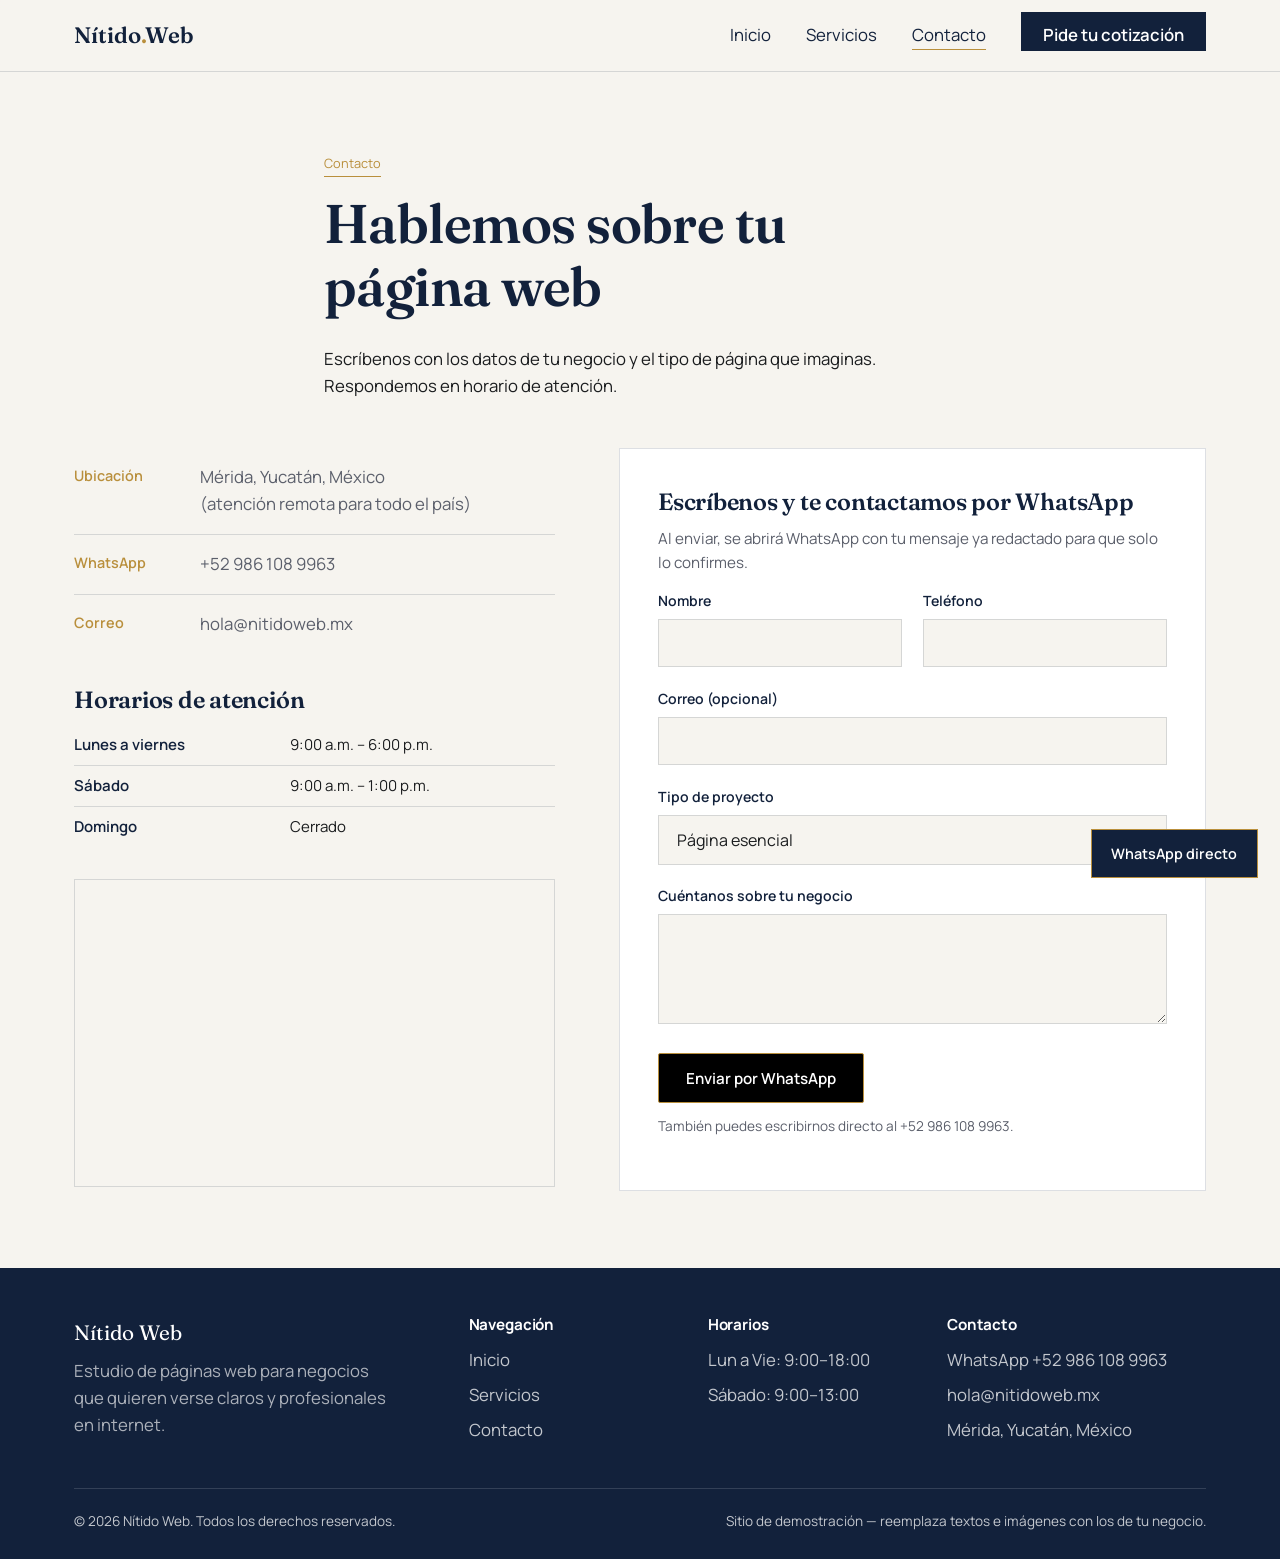
<file: contacto.html>
<!DOCTYPE html>
<html lang="es">
<head>
<meta charset="UTF-8">
<meta name="viewport" content="width=device-width, initial-scale=1.0">
<title>Contacto — Nítido Web</title>
<meta name="description" content="Escríbenos para tu página web: ubicación, horarios de atención y formulario de contacto directo a WhatsApp.">
<link rel="preconnect" href="https://fonts.googleapis.com">
<link href="https://fonts.googleapis.com/css2?family=Fraunces:wght@500;600;700&family=Manrope:wght@400;600;700&display=swap" rel="stylesheet">
<link rel="stylesheet" href="css/styles.css">
</head>
<body>

<header class="site-header">
  <nav class="nav">
    <a href="index.html" class="brand">Nítido<span>.</span>Web</a>
    <button class="nav-toggle" aria-label="Abrir menú" aria-expanded="false">
      <span></span><span></span><span></span>
    </button>
    <ul class="nav-links">
      <li><a href="index.html">Inicio</a></li>
      <li><a href="servicios.html">Servicios</a></li>
      <li><a href="contacto.html" aria-current="page">Contacto</a></li>
      <li><a href="contacto.html" class="nav-cta">Pide tu cotización</a></li>
    </ul>
  </nav>
</header>

<main>

  <section class="section" style="padding-bottom:1rem;">
    <div class="container" style="max-width:680px;">
      <span class="eyebrow">Contacto</span>
      <h1>Hablemos sobre tu página web</h1>
      <p>Escríbenos con los datos de tu negocio y el tipo de página que imaginas. Respondemos en horario de atención.</p>
    </div>
  </section>

  <section class="section" style="padding-top:1rem;">
    <div class="container contact-grid">

      <!-- Información -->
      <div>
        <dl class="info-list">
          <li>
            <dt>Ubicación</dt>
            <dd>Mérida, Yucatán, México<br>(atención remota para todo el país)</dd>
          </li>
          <li>
            <dt>WhatsApp</dt>
            <dd><a href="https://wa.me/529861089963" target="_blank" rel="noopener">+52 986 108 9963</a></dd>
          </li>
          <li>
            <dt>Correo</dt>
            <dd><a href="mailto:hola@nitidoweb.mx">hola@nitidoweb.mx</a></dd>
          </li>
        </dl>

        <h3>Horarios de atención</h3>
        <table class="hours-table">
          <tr><td>Lunes a viernes</td><td>9:00 a.m. – 6:00 p.m.</td></tr>
          <tr><td>Sábado</td><td>9:00 a.m. – 1:00 p.m.</td></tr>
          <tr><td>Domingo</td><td>Cerrado</td></tr>
        </table>

        <div class="map-frame">
          <iframe
            src="https://www.google.com/maps?q=M%C3%A9rida%2C%20Yucat%C3%A1n%2C%20M%C3%A9xico&output=embed"
            loading="lazy"
            referrerpolicy="no-referrer-when-downgrade"
            title="Mapa de ubicación en Mérida, Yucatán">
          </iframe>
        </div>
      </div>

      <!-- Formulario -->
      <div class="form-panel">
        <h3>Escríbenos y te contactamos por WhatsApp</h3>
        <p style="color:var(--ink-muted); font-size:0.95rem;">Al enviar, se abrirá WhatsApp con tu mensaje ya redactado para que solo lo confirmes.</p>

        <form id="contact-form" novalidate>
          <div class="field-row">
            <div class="field">
              <label for="nombre">Nombre</label>
              <input type="text" id="nombre" name="nombre" required>
            </div>
            <div class="field">
              <label for="telefono">Teléfono</label>
              <input type="tel" id="telefono" name="telefono" required>
            </div>
          </div>

          <div class="field">
            <label for="correo">Correo (opcional)</label>
            <input type="email" id="correo" name="correo">
          </div>

          <div class="field">
            <label for="proyecto">Tipo de proyecto</label>
            <select id="proyecto" name="proyecto">
              <option value="Página esencial">Página esencial</option>
              <option value="Página profesional">Página profesional</option>
              <option value="Proyecto a medida">Proyecto a medida</option>
              <option value="Aún no lo sé">Aún no lo sé</option>
            </select>
          </div>

          <div class="field">
            <label for="mensaje">Cuéntanos sobre tu negocio</label>
            <textarea id="mensaje" name="mensaje" required></textarea>
          </div>

          <button type="submit" class="btn btn-primary">Enviar por WhatsApp</button>
          <p id="form-status" class="form-status" role="status"></p>
          <p class="form-note">También puedes escribirnos directo al <a href="https://wa.me/529861089963" target="_blank" rel="noopener">+52 986 108 9963</a>.</p>
        </form>
      </div>

    </div>
  </section>

</main>

<a href="https://wa.me/529861089963" class="whatsapp-float" target="_blank" rel="noopener">WhatsApp directo</a>

<footer class="site-footer">
  <div class="container">
    <div class="footer-grid">
      <div>
        <div class="footer-brand">Nítido Web</div>
        <p style="color:rgba(255,255,255,0.65); max-width:32ch;">Estudio de páginas web para negocios que quieren verse claros y profesionales en internet.</p>
      </div>
      <div>
        <h4>Navegación</h4>
        <ul>
          <li><a href="index.html">Inicio</a></li>
          <li><a href="servicios.html">Servicios</a></li>
          <li><a href="contacto.html">Contacto</a></li>
        </ul>
      </div>
      <div>
        <h4>Horarios</h4>
        <ul>
          <li>Lun a Vie: 9:00–18:00</li>
          <li>Sábado: 9:00–13:00</li>
        </ul>
      </div>
      <div>
        <h4>Contacto</h4>
        <ul>
          <li><a href="https://wa.me/529861089963" target="_blank" rel="noopener">WhatsApp +52 986 108 9963</a></li>
          <li><a href="mailto:hola@nitidoweb.mx">hola@nitidoweb.mx</a></li>
          <li>Mérida, Yucatán, México</li>
        </ul>
      </div>
    </div>
    <div class="footer-bottom">
      <span>© <span id="year"></span> Nítido Web. Todos los derechos reservados.</span>
      <span>Sitio de demostración — reemplaza textos e imágenes con los de tu negocio.</span>
    </div>
  </div>
</footer>

<script src="js/script.js"></script>
</body>
</html>
</file>
<file: css/styles.css>
/* =========================================================
   NÍTIDO WEB — hoja de estilos principal
   Paleta: azul noche + oro viejo sobre marfil cálido
   Tipografía: Fraunces (títulos) + Manrope (texto)
   ========================================================= */

:root {
  /* Color */
  --navy: #12213B;
  --navy-soft: #1F3358;
  --gold: #B98F3C;
  --gold-light: #D8B876;
  --ivory: #F6F4EF;
  --ivory-deep: #EFEAE0;
  --ink: #1A1C1E;
  --ink-muted: #5B5F6B;
  --white: #FFFFFF;
  --line: rgba(18, 33, 59, 0.14);

  /* Tipografía */
  --font-display: "Fraunces", "Georgia", serif;
  --font-body: "Manrope", "Segoe UI", sans-serif;

  /* Escala */
  --step-0: clamp(1rem, 0.95rem + 0.2vw, 1.05rem);
  --step-1: clamp(1.25rem, 1.15rem + 0.4vw, 1.5rem);
  --step-2: clamp(1.75rem, 1.5rem + 1vw, 2.25rem);
  --step-3: clamp(2.4rem, 2rem + 2vw, 3.4rem);

  --radius: 2px;
  --container: 1180px;
}

* { box-sizing: border-box; }

@media (prefers-reduced-motion: reduce) {
  *, *::before, *::after {
    animation-duration: 0.01ms !important;
    transition-duration: 0.01ms !important;
  }
}

html { scroll-behavior: smooth; }

body {
  margin: 0;
  background: var(--ivory);
  color: var(--ink);
  font-family: var(--font-body);
  font-size: var(--step-0);
  line-height: 1.6;
  -webkit-font-smoothing: antialiased;
}

img { max-width: 100%; display: block; }

a { color: inherit; text-decoration: none; }

h1, h2, h3, h4 {
  font-family: var(--font-display);
  font-weight: 600;
  line-height: 1.15;
  margin: 0 0 0.5em;
  letter-spacing: -0.01em;
  color: var(--navy);
}

h1 { font-size: var(--step-3); }
h2 { font-size: var(--step-2); }
h3 { font-size: var(--step-1); }

p { margin: 0 0 1em; max-width: 62ch; }

.container {
  width: 100%;
  max-width: var(--container);
  margin: 0 auto;
  padding: 0 1.5rem;
}

.section {
  padding: clamp(3.5rem, 6vw, 6.5rem) 0;
}

.section--alt { background: var(--ivory-deep); }
.section--navy { background: var(--navy); color: rgba(255,255,255,0.92); }
.section--navy h2, .section--navy h3 { color: var(--white); }
.section--navy p { color: rgba(255,255,255,0.75); }

.eyebrow {
  display: inline-block;
  font-size: 0.8rem;
  color: var(--gold);
  border-bottom: 1px solid var(--gold);
  padding-bottom: 0.2rem;
  margin-bottom: 1rem;
}

/* -------- Encabezado / navegación -------- */
.site-header {
  position: sticky;
  top: 0;
  z-index: 50;
  background: rgba(246, 244, 239, 0.92);
  backdrop-filter: saturate(140%) blur(6px);
  border-bottom: 1px solid var(--line);
}

.nav {
  display: flex;
  align-items: center;
  justify-content: space-between;
  padding: 1.1rem 1.5rem;
  max-width: var(--container);
  margin: 0 auto;
}

.brand {
  font-family: var(--font-display);
  font-size: 1.4rem;
  font-weight: 600;
  color: var(--navy);
}
.brand span { color: var(--gold); }

.nav-links {
  display: flex;
  gap: 2.2rem;
  list-style: none;
  margin: 0;
  padding: 0;
}

.nav-links a {
  position: relative;
  padding-bottom: 4px;
  color: var(--navy);
}

.nav-links a::after {
  content: "";
  position: absolute;
  left: 0; right: 100%;
  bottom: 0;
  height: 1px;
  background: var(--gold);
  transition: right 0.25s ease;
}

.nav-links a:hover::after,
.nav-links a[aria-current="page"]::after {
  right: 0;
}

.nav-cta {
  background: var(--navy);
  color: var(--white) !important;
  padding: 0.6rem 1.3rem;
  border: 1px solid var(--navy);
  font-weight: 600;
}
.nav-cta:hover { background: var(--navy-soft); }

.nav-toggle {
  display: none;
  flex-direction: column;
  gap: 5px;
  background: none;
  border: 0;
  cursor: pointer;
  padding: 0.4rem;
}
.nav-toggle span {
  width: 24px; height: 2px; background: var(--navy);
}

/* -------- Botones -------- */
.btn {
  display: inline-flex;
  align-items: center;
  gap: 0.5rem;
  padding: 0.85rem 1.7rem;
  font-family: var(--font-body);
  font-weight: 600;
  font-size: 0.95rem;
  border-radius: var(--radius);
  border: 1px solid transparent;
  cursor: pointer;
}

.btn-primary {
  background: #000;
  color: #fff;
  border-color: var(--gold);
}
.btn-primary:hover { background: var(--gold-light); border-color: var(--gold-light); }

.btn-outline {
  background: transparent;
  color: var(--navy);
  border-color: var(--navy);
}
.btn-outline:hover { background: var(--navy); color: var(--white); }

.section--navy .btn-outline {
  color: var(--white);
  border-color: rgba(255,255,255,0.5);
}
.section--navy .btn-outline:hover { background: rgba(255,255,255,0.1); }

.btn:focus-visible, a:focus-visible, input:focus-visible, textarea:focus-visible, select:focus-visible {
  outline: 2px solid var(--gold);
  outline-offset: 2px;
}

/* -------- Hero -------- */
.hero {
  display: grid;
  grid-template-columns: 1.1fr 0.9fr;
  align-items: center;
  gap: clamp(2rem, 5vw, 4rem);
  padding: clamp(3rem, 8vw, 6rem) 0;
}

.hero-copy p { color: var(--ink-muted); font-size: 1.1rem; }

.hero-actions {
  display: flex;
  gap: 1rem;
  flex-wrap: wrap;
  margin-top: 1.8rem;
}

.hero-media {
  position: relative;
  border: 1px solid var(--gold);
  padding: 14px;
}
.hero-media img {
  width: 100%;
  height: 100%;
  object-fit: cover;
  aspect-ratio: 4/5;
  filter: grayscale(15%) contrast(1.03);
}

/* -------- Franja de confianza -------- */
.trust-strip {
  display: flex;
  flex-wrap: wrap;
  gap: 2.5rem;
  justify-content: space-between;
  padding: 1.6rem 0;
  border-top: 1px solid var(--line);
  border-bottom: 1px solid var(--line);
  color: var(--ink-muted);
  font-size: 0.92rem;
}

/* -------- Beneficios -------- */
.benefits {
  display: grid;
  grid-template-columns: repeat(3, 1fr);
  gap: 0;
  border-top: 1px solid var(--line);
  border-left: 1px solid var(--line);
}

.benefit {
  padding: 2.2rem;
  border-right: 1px solid var(--line);
  border-bottom: 1px solid var(--line);
}

.benefit h3 { margin-bottom: 0.6rem; }
.benefit p { color: var(--ink-muted); margin-bottom: 0; }

/* -------- Proceso (secuencia real: sí lleva numeración) -------- */
.process {
  display: grid;
  grid-template-columns: repeat(4, 1fr);
  gap: 2rem;
  counter-reset: paso;
}

.process-step { position: relative; padding-top: 1.5rem; }
.process-step::before {
  counter-increment: paso;
  content: counter(paso);
  font-family: var(--font-display);
  font-size: 2.2rem;
  color: var(--gold);
  display: block;
  margin-bottom: 0.6rem;
}
.process-step p { color: rgba(255,255,255,0.7); }

/* -------- Layout de dos columnas / franjas alternas -------- */
.split {
  display: grid;
  grid-template-columns: 1fr 1fr;
  gap: clamp(2rem, 5vw, 4rem);
  align-items: center;
}
.split.reverse .split-media { order: 2; }
.split-media img {
  width: 100%;
  aspect-ratio: 3/2;
  object-fit: cover;
  border: 1px solid var(--line);
}

/* -------- Testimonios -------- */
.testimonials {
  display: grid;
  grid-template-columns: repeat(2, 1fr);
  gap: 2.5rem;
}
.testimonial {
  border-left: 2px solid var(--gold);
  padding-left: 1.4rem;
}
.testimonial p:first-child {
  font-family: var(--font-display);
  font-size: 1.2rem;
  color: var(--navy);
}
.testimonial cite {
  font-style: normal;
  color: var(--ink-muted);
  font-size: 0.9rem;
}

/* -------- Tarjetas de planes (servicios) -------- */
.plans {
  display: grid;
  grid-template-columns: repeat(3, 1fr);
  gap: 1.5rem;
  align-items: stretch;
}

.plan {
  border: 1px solid var(--line);
  padding: 2.2rem 1.8rem;
  display: flex;
  flex-direction: column;
  background: var(--white);
}

.plan--destacado {
  border-color: var(--gold);
  border-width: 2px;
  position: relative;
}

.plan-tag {
  color: var(--gold);
  font-size: 0.85rem;
  margin-bottom: 0.6rem;
  display: block;
}

.plan-price {
  font-family: var(--font-display);
  font-size: 2.1rem;
  color: var(--navy);
  margin: 0.4rem 0 1.2rem;
}
.plan-price span {
  font-family: var(--font-body);
  font-size: 0.85rem;
  color: var(--ink-muted);
  font-weight: 400;
}

.plan ul {
  list-style: none;
  padding: 0;
  margin: 0 0 1.8rem;
  flex-grow: 1;
}
.plan li {
  padding: 0.55rem 0;
  border-top: 1px solid var(--line);
  color: var(--ink-muted);
  font-size: 0.94rem;
}
.plan li:first-child { border-top: 0; }

.addons {
  display: grid;
  grid-template-columns: repeat(2, 1fr);
  gap: 1px;
  background: var(--line);
  border: 1px solid var(--line);
}
.addon {
  background: var(--ivory);
  padding: 1.4rem 1.6rem;
  display: flex;
  justify-content: space-between;
  gap: 1rem;
}
.addon strong { color: var(--navy); }
.addon span { color: var(--gold); white-space: nowrap; }

/* -------- Contacto -------- */
.contact-grid {
  display: grid;
  grid-template-columns: 0.9fr 1.1fr;
  gap: clamp(2rem, 5vw, 4rem);
}

.info-list { list-style: none; padding: 0; margin: 0 0 2rem; }
.info-list li {
  padding: 1rem 0;
  border-top: 1px solid var(--line);
  display: grid;
  grid-template-columns: 110px 1fr;
  gap: 1rem;
}
.info-list li:first-child { border-top: 0; }
.info-list dt { color: var(--gold); font-weight: 600; font-size: 0.9rem; }
.info-list dd { margin: 0; color: var(--ink-muted); }

.hours-table { width: 100%; border-collapse: collapse; margin-bottom: 2rem; }
.hours-table td { padding: 0.5rem 0; border-top: 1px solid var(--line); font-size: 0.94rem; }
.hours-table td:first-child { color: var(--navy); font-weight: 600; width: 45%; }
.hours-table tr:first-child td { border-top: 0; }

.map-frame {
  border: 1px solid var(--line);
  width: 100%;
  aspect-ratio: 16/10;
}
.map-frame iframe { width: 100%; height: 100%; border: 0; }

.form-panel {
  background: var(--white);
  border: 1px solid var(--line);
  padding: clamp(1.6rem, 3vw, 2.6rem);
}

.field { margin-bottom: 1.3rem; }
.field label {
  display: block;
  font-size: 0.88rem;
  color: var(--navy);
  font-weight: 600;
  margin-bottom: 0.4rem;
}
.field input,
.field select,
.field textarea {
  width: 100%;
  padding: 0.75rem 0.9rem;
  border: 1px solid var(--line);
  background: var(--ivory);
  font-family: var(--font-body);
  font-size: 1rem;
  color: var(--ink);
}
.field textarea { resize: vertical; min-height: 110px; }
.field-row { display: grid; grid-template-columns: 1fr 1fr; gap: 1.3rem; }

.form-note {
  font-size: 0.85rem;
  color: var(--ink-muted);
  margin-top: 0.8rem;
}

.form-status {
  margin-top: 1rem;
  font-size: 0.92rem;
  display: none;
}
.form-status.is-visible { display: block; }
.form-status.ok { color: #3E6B4F; }
.form-status.error { color: #A6432B; }

/* -------- Franja WhatsApp flotante -------- */
.whatsapp-float {
  position: fixed;
  right: 1.4rem;
  bottom: 1.4rem;
  background: var(--navy);
  color: var(--white);
  border: 1px solid var(--gold);
  padding: 0.75rem 1.2rem;
  font-size: 0.9rem;
  font-weight: 600;
  z-index: 40;
  display: inline-flex;
  align-items: center;
  gap: 0.5rem;
}
.whatsapp-float:hover { background: var(--navy-soft); }

/* -------- Pie de página -------- */
.site-footer {
  background: var(--navy);
  color: rgba(255,255,255,0.75);
  padding: 3rem 0 1.6rem;
}
.footer-grid {
  display: grid;
  grid-template-columns: 1.4fr 0.8fr 0.8fr 1fr;
  gap: 2rem;
  padding-bottom: 2rem;
  border-bottom: 1px solid rgba(255,255,255,0.14);
}
.footer-grid h4 {
  color: var(--white);
  font-size: 0.95rem;
  font-family: var(--font-body);
  font-weight: 700;
  margin-bottom: 0.9rem;
}
.footer-grid ul { list-style: none; padding: 0; margin: 0; }
.footer-grid li { margin-bottom: 0.5rem; }
.footer-grid a:hover { color: var(--gold); }
.footer-brand { color: var(--white); font-family: var(--font-display); font-size: 1.3rem; margin-bottom: 0.6rem; }
.footer-bottom {
  padding-top: 1.4rem;
  display: flex;
  justify-content: space-between;
  flex-wrap: wrap;
  gap: 0.6rem;
  font-size: 0.85rem;
}

/* =========================================================
   Responsivo
   ========================================================= */
@media (max-width: 900px) {
  .hero { grid-template-columns: 1fr; }
  .hero-media { order: -1; }
  .benefits { grid-template-columns: 1fr; }
  .process { grid-template-columns: repeat(2, 1fr); }
  .plans { grid-template-columns: 1fr; }
  .testimonials { grid-template-columns: 1fr; }
  .split, .split.reverse .split-media { grid-template-columns: 1fr; order: 0; }
  .contact-grid { grid-template-columns: 1fr; }
  .footer-grid { grid-template-columns: 1fr 1fr; }
  .addons { grid-template-columns: 1fr; }
}

@media (max-width: 640px) {
  .nav-links {
    position: absolute;
    top: 100%; left: 0; right: 0;
    background: var(--ivory);
    flex-direction: column;
    gap: 0;
    border-bottom: 1px solid var(--line);
    display: none;
  }
  .nav-links.is-open { display: flex; }
  .nav-links li { width: 100%; }
  .nav-links a { display: block; padding: 1rem 1.5rem; }
  .nav-links a::after { display: none; }
  .nav-toggle { display: flex; }
  .nav-cta { display: none; }
  .process { grid-template-columns: 1fr; }
  .field-row { grid-template-columns: 1fr; }
  .footer-grid { grid-template-columns: 1fr; }
  h1 { font-size: 2.2rem; }
}
</file>
